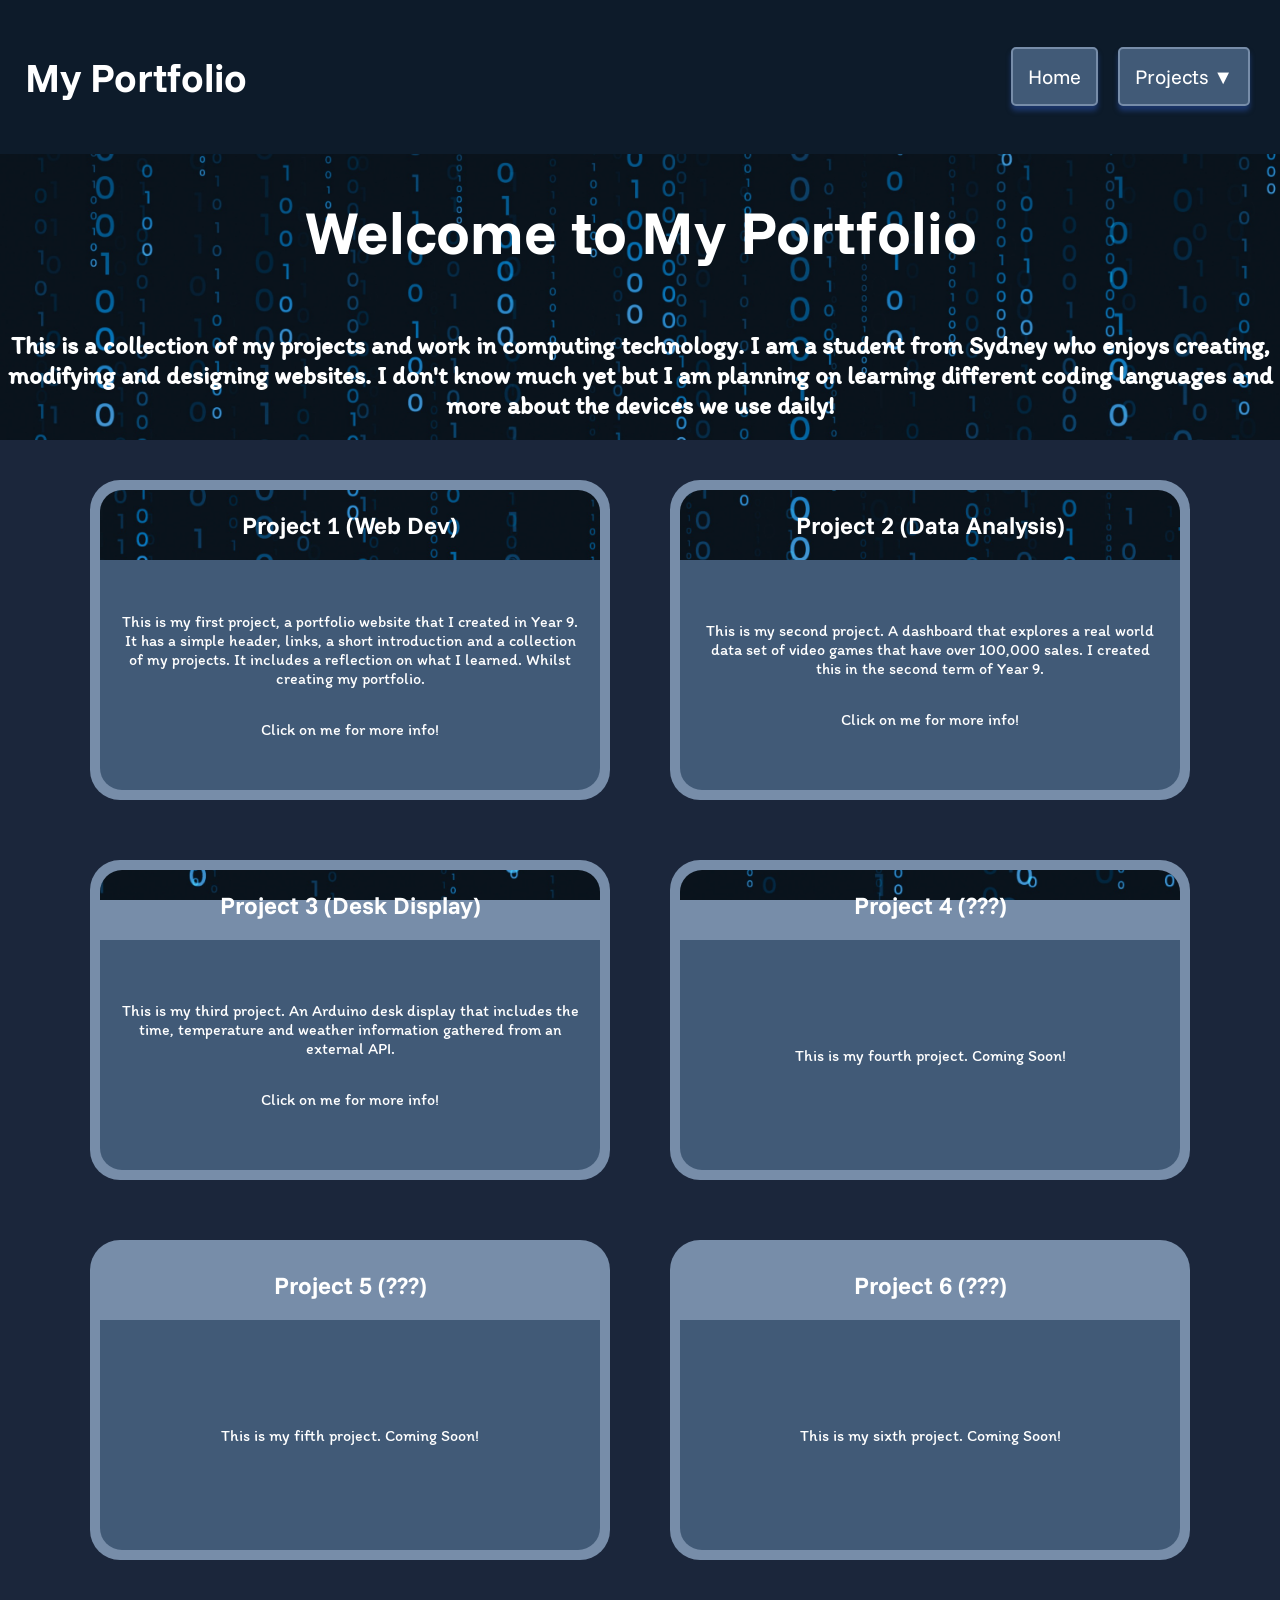
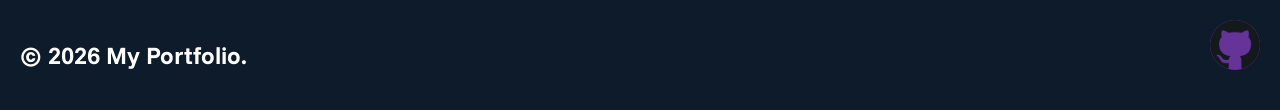
<file: index.html>
<!DOCTYPE html>
<html lang="en">

<head>
    <meta charset="UTF-8">
    <meta name="description"
        content="My Portfolio Website, that shows off my projects and work in computing technology.">
    <meta name="viewport" content="width=device-width, initial-scale=1.0">
    <title>CT Portfolio</title>
    <link rel="stylesheet" href="styles.css">
    <link rel="preconnect" href="https://fonts.googleapis.com">
    <link rel="preconnect" href="https://fonts.gstatic.com" crossorigin>
    <link href="https://fonts.googleapis.com/css2?family=Funnel+Sans:ital,wght@0,300..800;1,300..800&display=swap"
        rel="stylesheet">
    <link rel="preconnect" href="https://fonts.googleapis.com">
    <link rel="preconnect" href="https://fonts.gstatic.com" crossorigin>
    <link href="https://fonts.googleapis.com/css2?family=Itim&display=swap" rel="stylesheet">
    <link rel="icon" type="image/x-icon" href="favicon.jpg">
</head>

<body class="homepage">
    <header>
        <div class="header-container">
            <div class="header-left">
                <h1>My Portfolio</h1>
            </div>
            <nav class="header-links">
                <div class="home-page-container">
                    <a class="home-page" href="index.html">
                        <button class="home-page-button">Home</button>
                    </a>
                </div>
                <!--Note: I did use some AI to help me with the dropdown menu.-->
                <div class="header-dropdown">
                    <button class="dropdown-button">Projects ▼</button>
                    <div class="dropdown-links">
                        <a href="project-1-website.html">Project 1</a>
                        <a href="project-2-data_analysis.html">Project 2</a>
                        <a href="project-3-desk_display.html">Project 3</a>
                        <a href="project-4-website.html">Project 4</a>
                        <a href="project-5-website.html">Project 5</a>
                        <a href="project-6-website.html">Project 6</a>
                    </div>
                </div>
            </nav>
        </div>
    </header>
    <main>
        <div class="body">
            <div class="intro">
                <h1>Welcome to My Portfolio</h1>
                <h2>This is a collection of my projects and work in computing technology.
                    I am a student from Sydney who enjoys creating, modifying and designing websites.
                    I don't know much yet but I am planning on learning different coding languages and more about the
                    devices we use daily!</h2>
            </div>
            <div class="portfolio-cards">
                <a class="card-link" href="project-1-website.html">
                    <div class="project1-card-container">
                        <div class="project1-top">
                            <h2>Project 1 (Web Dev)</h2>
                        </div>
                        <div class="project1-bottom">
                            <p>This is my first project, a portfolio website that I created in Year 9. It has a simple
                                header, links, a short introduction and a collection of my projects. It includes a
                                reflection on what I learned. Whilst creating my portfolio.</p>
                            <p>Click on me for more info!</p>
                        </div>
                    </div>
                </a>
                <a class="card-link" href="project-2-data_analysis.html">
                    <div class="project2-card-container">
                        <div class="project2-top">
                            <h2>Project 2 (Data Analysis)</h2>
                        </div>
                        <div class="project2-bottom">
                            <p>This is my second project. A dashboard that explores a real world data set of video
                                games that have over 100,000 sales. I created this in the second term of Year 9.</p>
                            <p>Click on me for more info!</p>
                        </div>
                    </div>
                </a>
                <a class="card-link" href="project-3-desk_display.html">
                    <div class="project3-card-container">
                        <div class="project3-top">
                            <h2>Project 3 (Desk Display)</h2>
                        </div>
                        <div class="project3-bottom">
                            <p>This is my third project. An Arduino desk display that includes the time, temperature
                                and weather information gathered from an external API.</p>
                            <p>Click on me for more info!</p>
                        </div>
                    </div>
                </a>
                <a class="card-link" href="project-4-website.html">
                    <div class="project4-card-container">
                        <div class="project4-top">
                            <h2>Project 4 (???)</h2>
                        </div>
                        <div class="project4-bottom">
                            <p>This is my fourth project. Coming Soon!</p>
                        </div>
                    </div>
                </a>
                <a class="card-link" href="project-5-website.html">
                    <div class="project5-card-container">
                        <div class="project5-top">
                            <h2>Project 5 (???)</h2>
                        </div>
                        <div class="project5-bottom">
                            <p>This is my fifth project. Coming Soon!</p>
                        </div>
                    </div>
                </a>
                <a class="card-link" href="project-6-website.html">
                    <div class="project6-card-container">
                        <div class="project6-top">
                            <h2>Project 6 (???)</h2>
                        </div>
                        <div class="project6-bottom">
                            <p>This is my sixth project. Coming Soon!</p>
                        </div>
                    </div>
                </a>
            </div>
    </main>
    <footer>
        <div class="footer-container">
            <div class="footer-left">
                <h2>© 2026 My Portfolio.</h2>
            </div>
            <nav class="footer-links">
                <a href="https://github.com/kuku435"><img src="Octicons-mark-github.svg.png" alt="My GitHub Page"></a>
            </nav>
        </div>
    </footer>
</body>

</html>
</file>
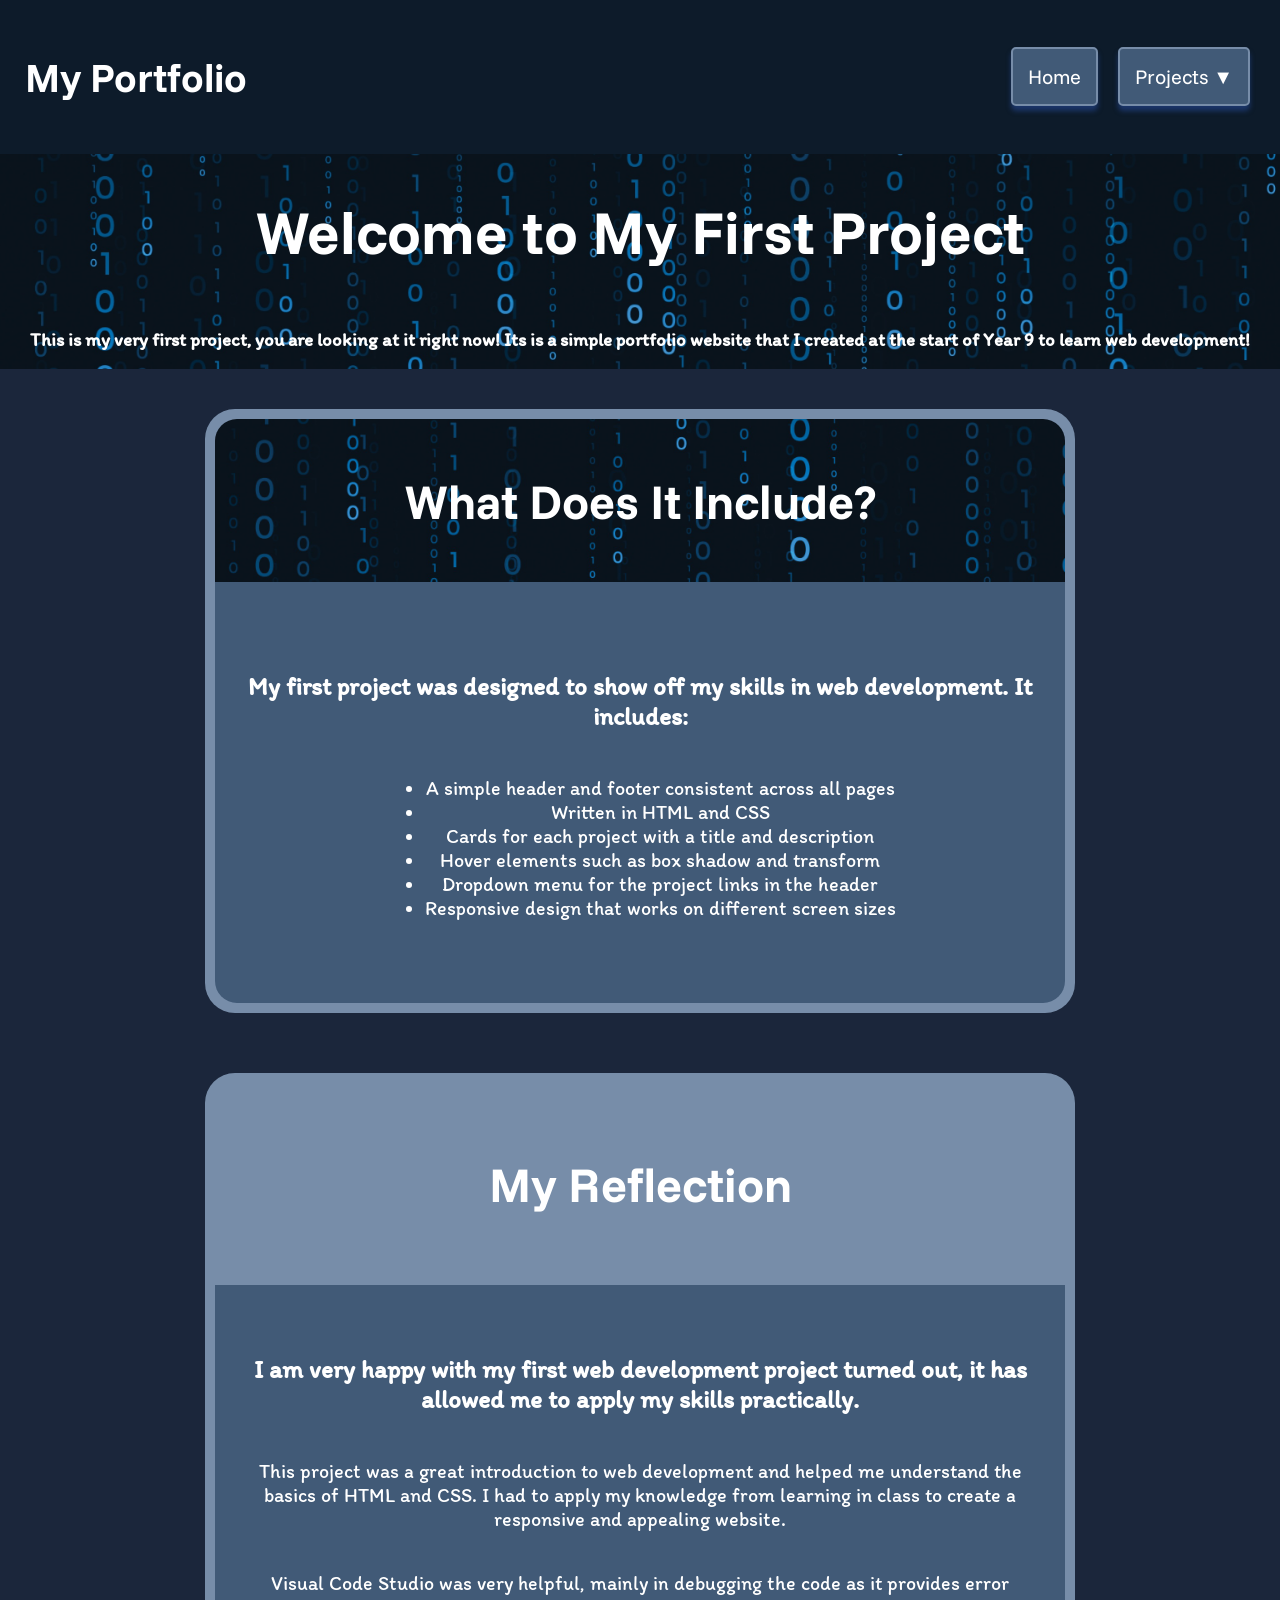
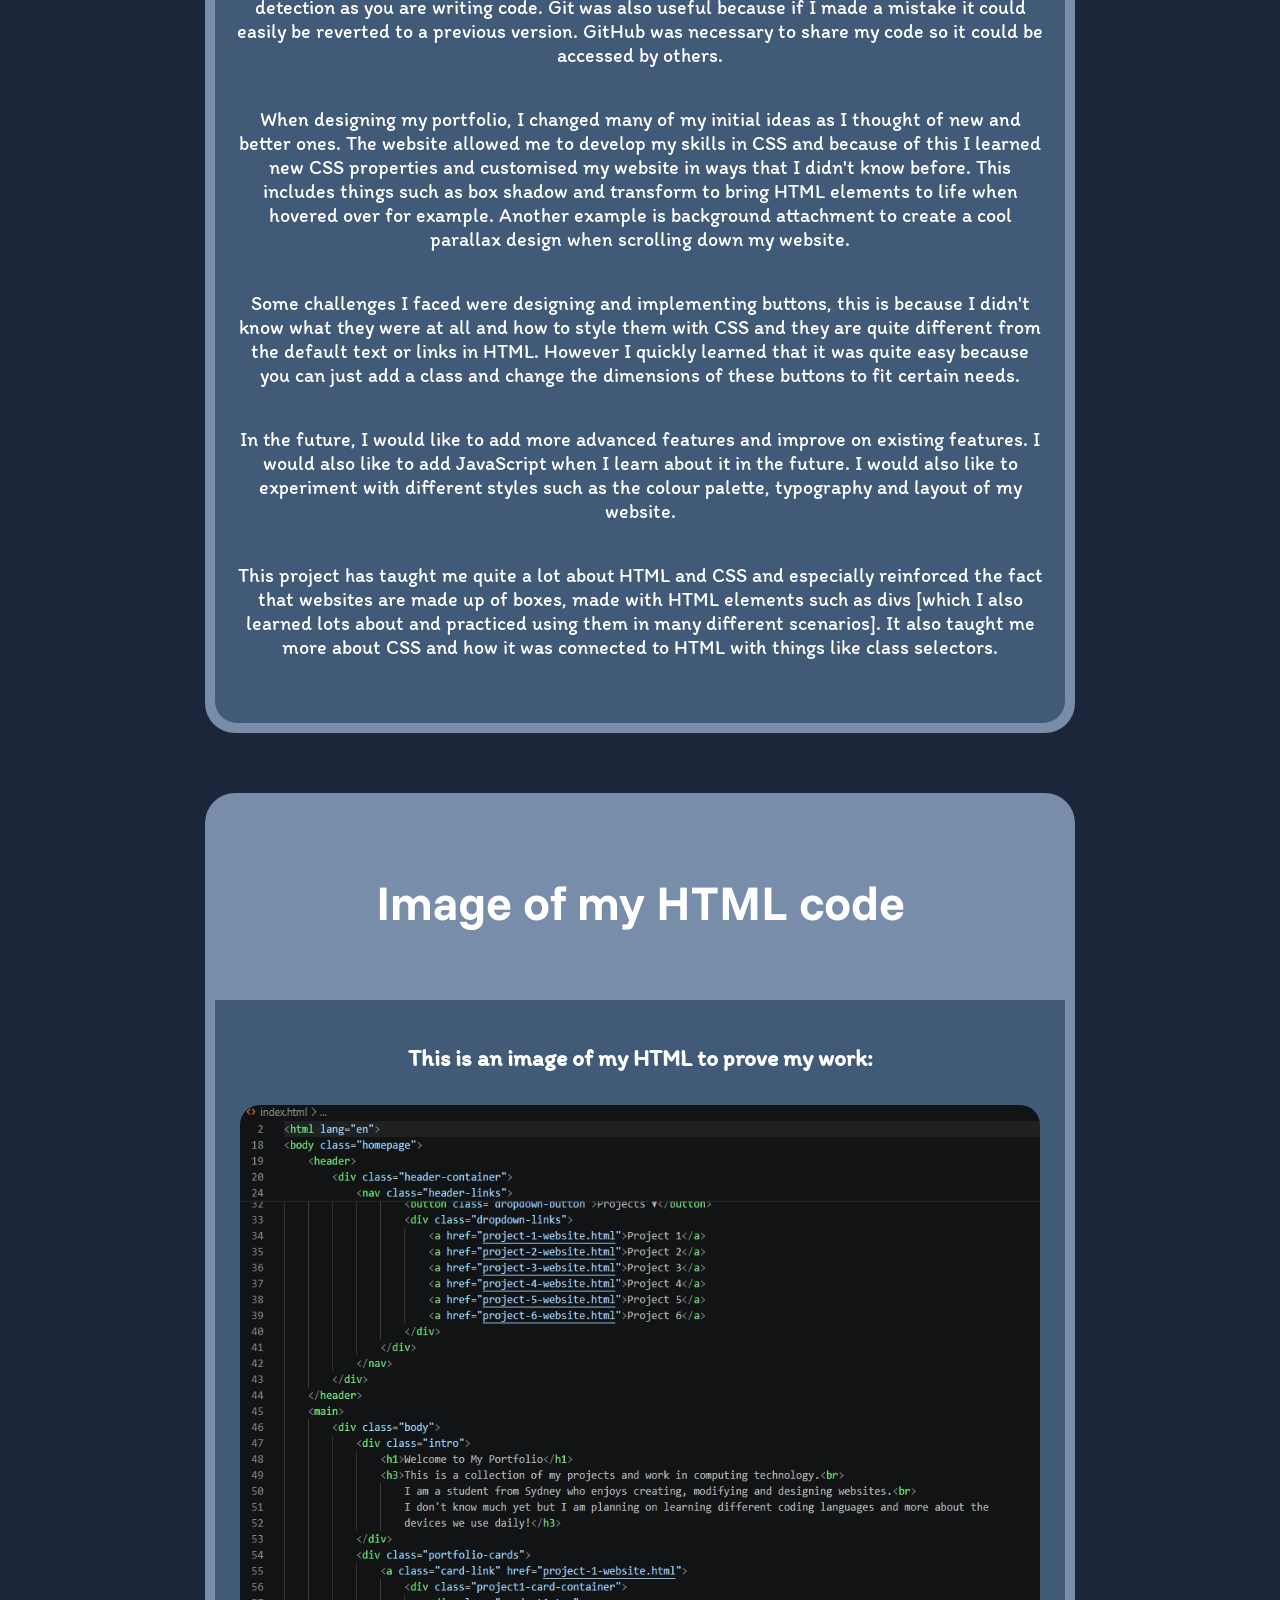
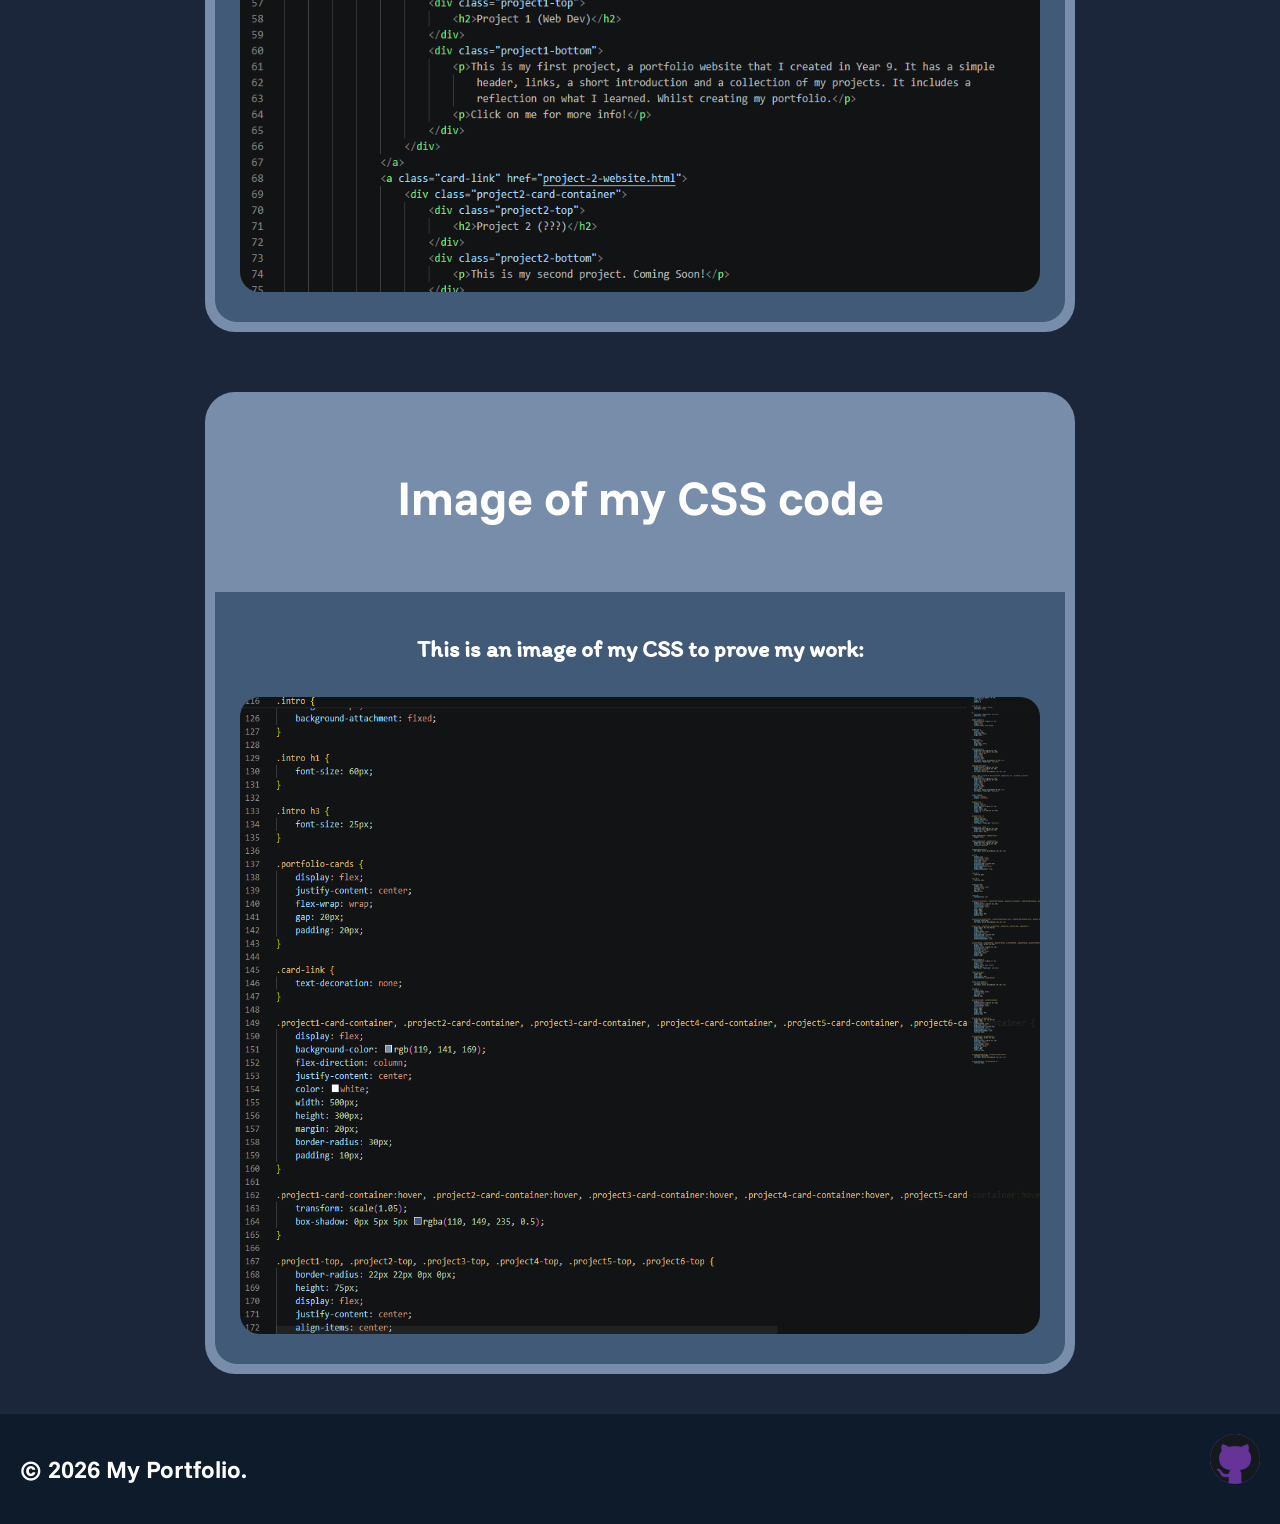
<file: project-1-website.html>
<!DOCTYPE html>
<html lang="en">

<head>
    <meta charset="UTF-8">
    <meta name="viewport" content="width=device-width, initial-scale=1.0">
    <meta name="description"
        content="My Portfolio Website, that shows off my projects and work in computing technology.">
    <title>Project 1</title>
    <link rel="stylesheet" href="styles.css">
    <link rel="preconnect" href="https://fonts.googleapis.com">
    <link rel="preconnect" href="https://fonts.gstatic.com" crossorigin>
    <link href="https://fonts.googleapis.com/css2?family=Funnel+Sans:ital,wght@0,300..800;1,300..800&display=swap"
        rel="stylesheet">
    <link rel="preconnect" href="https://fonts.googleapis.com">
    <link rel="preconnect" href="https://fonts.gstatic.com" crossorigin>
    <link href="https://fonts.googleapis.com/css2?family=Itim&display=swap" rel="stylesheet">
    <link rel="icon" type="image/x-icon" href="favicon.jpg">
</head>

<body class="project-1">
    <header>
        <div class="header-container">
            <div class="header-left">
                <h1>My Portfolio</h1>
            </div>
            <nav class="header-links">
                <div class="home-page-container">
                    <a class="home-page" href="index.html">
                        <button class="home-page-button">Home</button>
                    </a>
                </div>
                <!--Note: I did use some AI to help me with the dropdown menu.-->
                <div class="header-dropdown">
                    <button class="dropdown-button">Projects ▼</button>
                    <div class="dropdown-links">
                        <a href="project-1-website.html">Project 1</a>
                        <a href="project-2-data_analysis.html">Project 2</a>
                        <a href="project-3-desk_display.html">Project 3</a>
                        <a href="project-4-website.html">Project 4</a>
                        <a href="project-5-website.html">Project 5</a>
                        <a href="project-6-website.html">Project 6</a>
                    </div>
                </div>
            </nav>
        </div>
    </header>
    <main>
        <div class="intro">
            <h1>Welcome to My First Project</h1>
            <h3>This is my very first project, you are looking at it right now! Its is a simple portfolio website that I
                created at the start of Year 9 to learn web development!</h3>
        </div>
        <div class="p1-cards">
            <div class="p1-card1-container">
                <div class="p1-card1-top">
                    <h1>What Does It Include?</h1>
                </div>
                <div class="p1-card1-bottom">
                    <h3>My first project was designed to show off my skills in web development. It includes:</h3>
                    <ul>
                        <li>A simple header and footer consistent across all pages</li>
                        <li>Written in HTML and CSS</li>
                        <li>Cards for each project with a title and description</li>
                        <li>Hover elements such as box shadow and transform</li>
                        <li>Dropdown menu for the project links in the header</li>
                        <li>Responsive design that works on different screen sizes</li>
                    </ul>
                </div>
            </div>
            <div class="p1-card2-container">
                <div class="p1-card2-top">
                    <h1>My Reflection</h1>
                </div>
                <div class="p1-card2-bottom">
                    <h3>I am very happy with my first web development project turned out, it has allowed me to apply my
                        skills practically.</h3>
                    <p>This project was a great introduction to web development and helped me understand the basics of
                        HTML and CSS. I had to apply my knowledge from learning in class to create a responsive and
                        appealing website.</p>
                    <p>Visual Code Studio was very helpful, mainly in debugging the code as it provides error detection
                        as you are writing code. Git was also useful because if I made a mistake it could easily be
                        reverted to a previous version. GitHub was necessary to share my code so it could be accessed by
                        others.</p>
                    <p>When designing my portfolio, I changed many of my initial ideas as I thought of new and better
                        ones. The website allowed me to develop my skills in CSS and because of this I learned new CSS
                        properties and customised my website in ways that I didn't know before. This includes things
                        such as box shadow and transform to bring HTML elements to life when hovered over for example.
                        Another example is background attachment to create a cool parallax design when scrolling down my
                        website.</p>
                    <p>Some challenges I faced were designing and implementing buttons, this is because I didn't know
                        what they were at all and how to style them with CSS and they are quite different from the
                        default text or links in HTML. However I quickly learned that it was quite easy because you can
                        just add a class and change the dimensions of these buttons to fit certain needs.</p>
                    <p>In the future, I would like to add more advanced features and improve on existing features. I
                        would also like to add JavaScript when I learn about it in the future. I would also like to
                        experiment with different styles such as the colour palette, typography and layout of my
                        website.</p>
                    <p>This project has taught me quite a lot about HTML and CSS and especially reinforced the fact that
                        websites are made up of boxes, made with HTML elements such as divs &lsqb;which I also learned
                        lots about and practiced using them in many different scenarios&rsqb;. It also taught me more
                        about CSS and how it was connected to HTML with things like class selectors.</p>
                </div>
            </div>
            <div class="p1-card3-container">
                <div class="p1-card3-top">
                    <h1>Image of my HTML code</h1>
                </div>
                <div class="p1-card3-bottom">
                    <h3>This is an image of my HTML to prove my work:</h3>
                    <img class="code-imagep1-html" src="Project1Code.png" alt="Image of my HTML code">
                </div>
            </div>
            <div class="p1-card4-container">
                <div class="p1-card4-top">
                    <h1>Image of my CSS code</h1>
                </div>
                <div class="p1-card4-bottom">
                    <h3>This is an image of my CSS to prove my work:</h3>
                    <img class="code-imagep1-css" src="Project1Code(CSS).png" alt="Image of my CSS code">
                </div>
            </div>
        </div>
    </main>
    <footer>
        <div class="footer-container">
            <div class="footer-left">
                <h2>© 2026 My Portfolio.</h2>
            </div>
            <nav class="footer-links">
                <a href="https://github.com/kuku435"><img src="Octicons-mark-github.svg.png" alt="My GitHub Page"></a>
            </nav>
        </div>
    </footer>
</body>

</html>
</file>
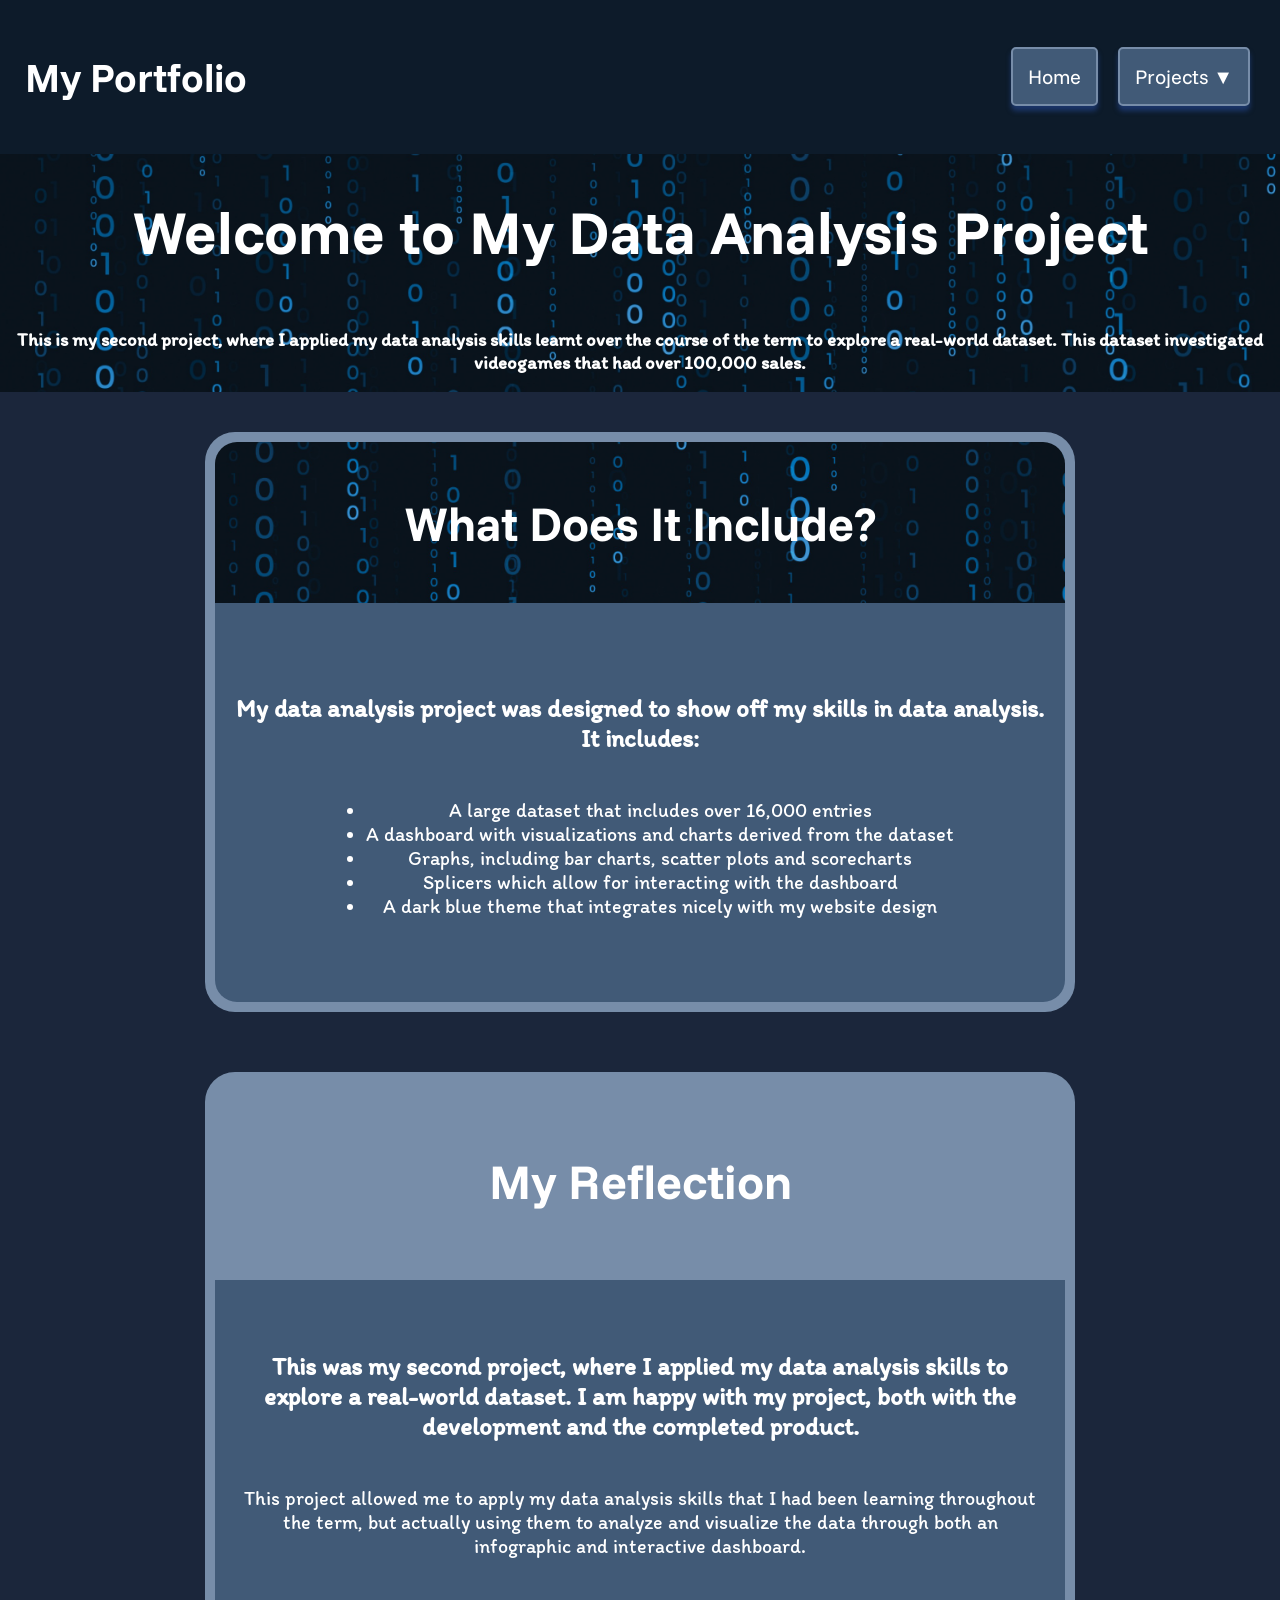
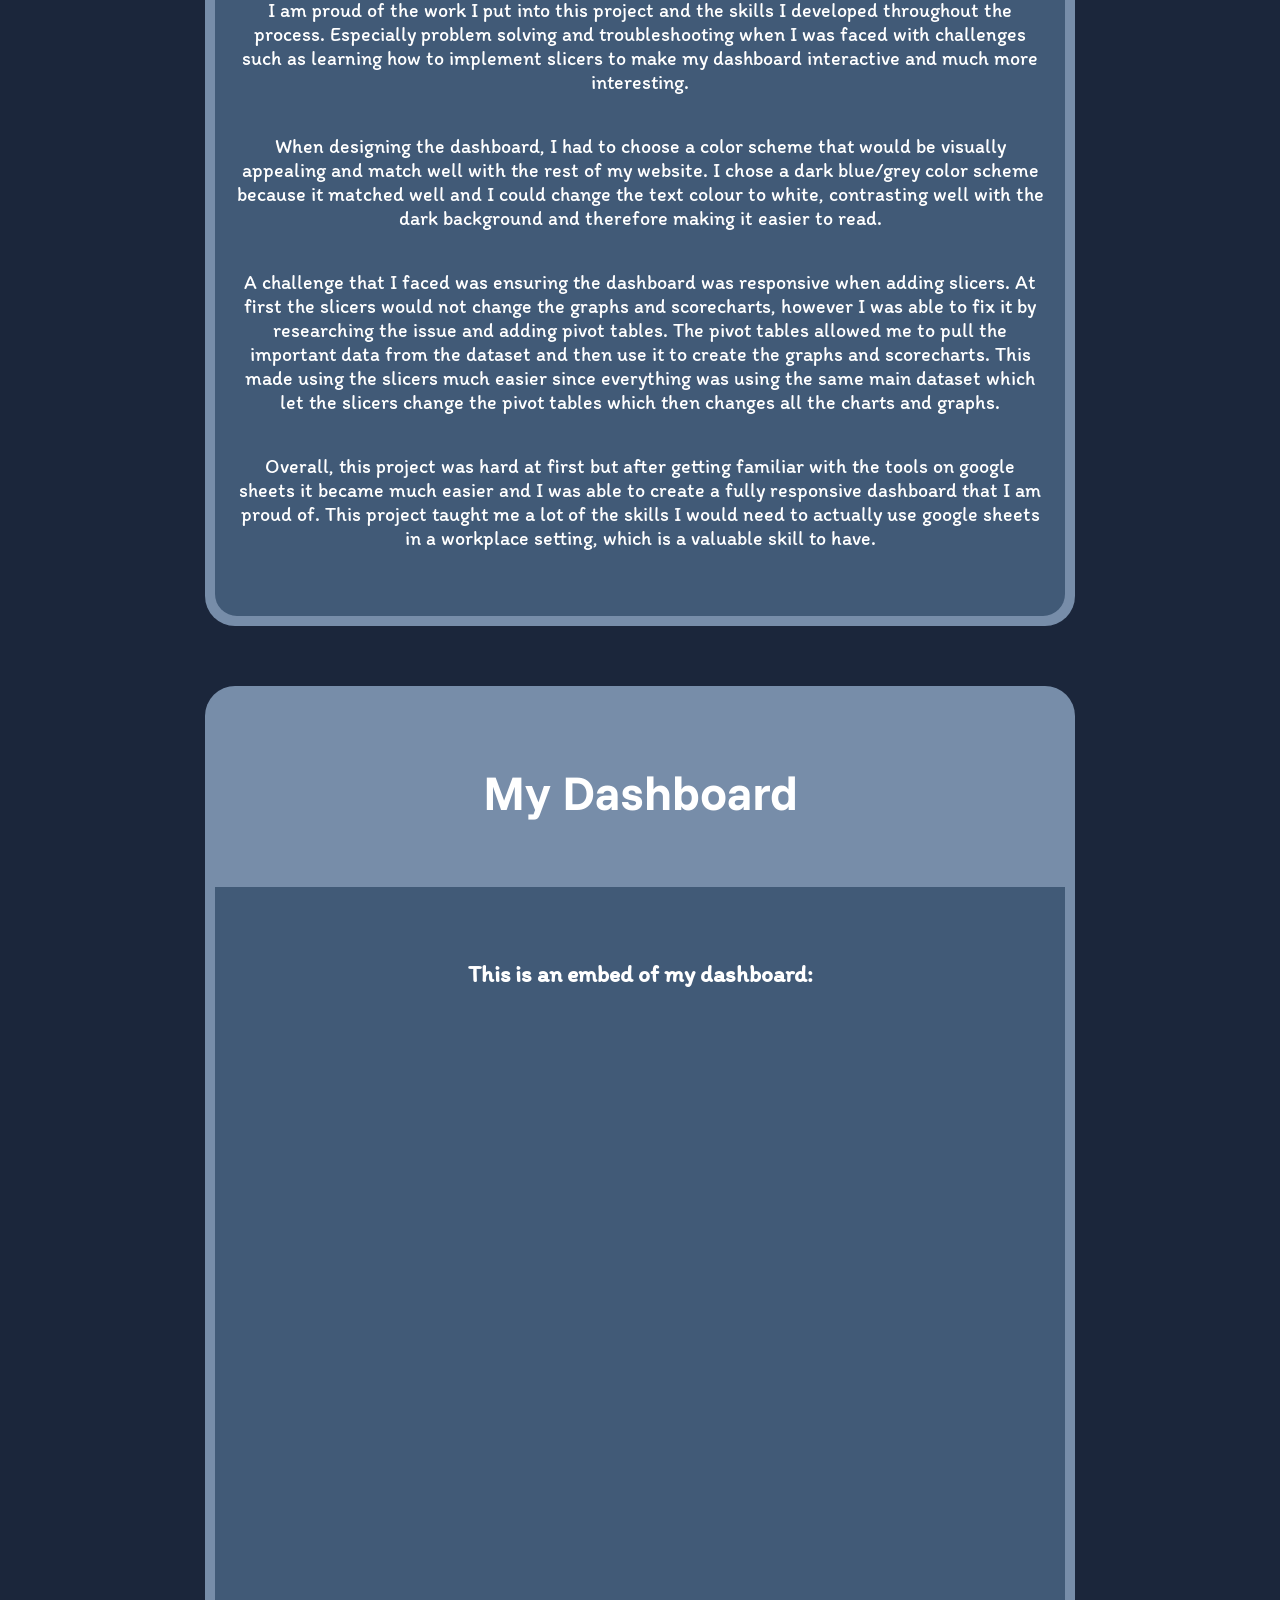
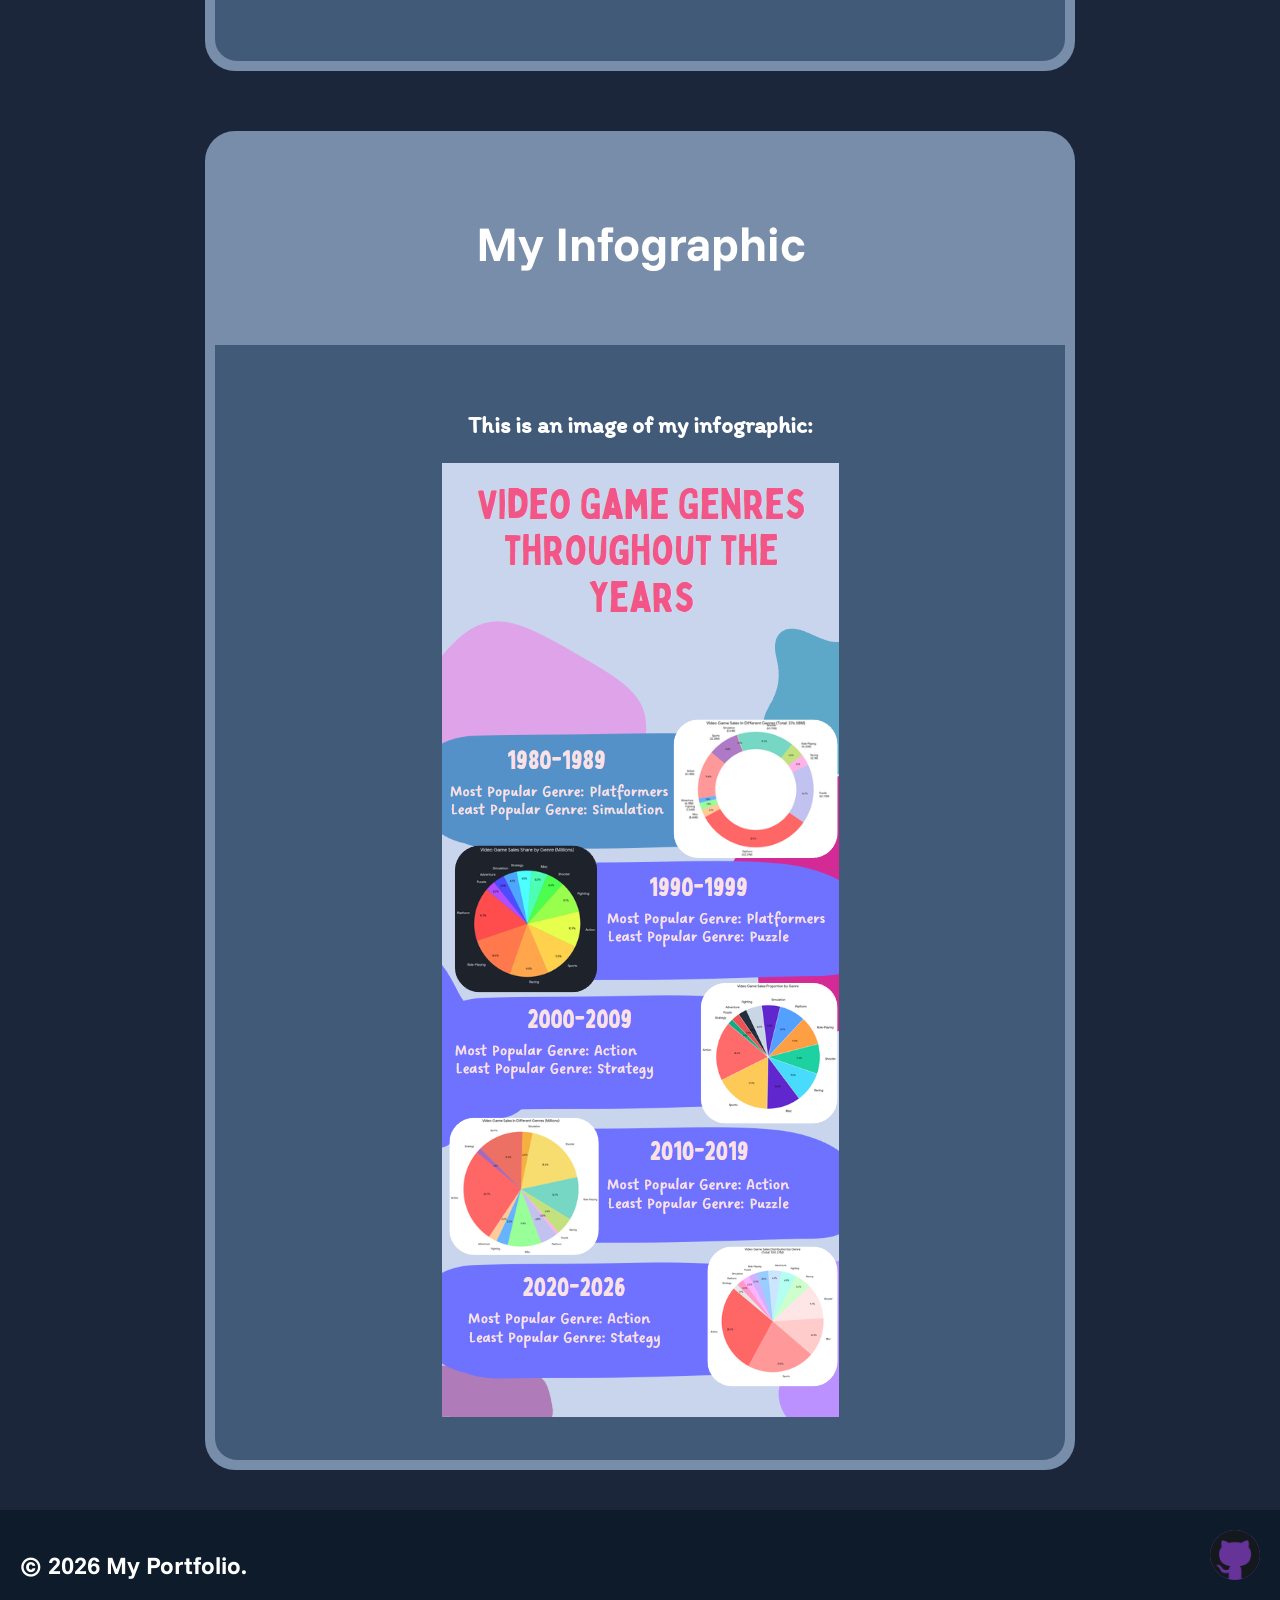
<file: project-2-data_analysis.html>
<!DOCTYPE html>
<html lang="en">

<head>
    <meta charset="UTF-8">
    <meta name="viewport" content="width=device-width, initial-scale=1.0">
    <meta name="description"
        content="A section of my website that shows off my data analysis skills and a project I completed.">
    <title>Project 2</title>
    <link rel="stylesheet" href="styles.css">
    <link rel="preconnect" href="https://fonts.googleapis.com">
    <link rel="preconnect" href="https://fonts.gstatic.com" crossorigin>
    <link href="https://fonts.googleapis.com/css2?family=Funnel+Sans:ital,wght@0,300..800;1,300..800&display=swap"
        rel="stylesheet">
    <link rel="preconnect" href="https://fonts.googleapis.com">
    <link rel="preconnect" href="https://fonts.gstatic.com" crossorigin>
    <link href="https://fonts.googleapis.com/css2?family=Itim&display=swap" rel="stylesheet">
    <link rel="icon" type="image/x-icon" href="favicon.jpg">
</head>

<body class="project-2">
    <header>
        <div class="header-container">
            <div class="header-left">
                <h1>My Portfolio</h1>
            </div>
            <nav class="header-links">
                <div class="home-page-container">
                    <a class="home-page" href="index.html">
                        <button class="home-page-button">Home</button>
                    </a>
                </div>
                <!--Note: I did use some AI to help me with the dropdown menu.-->
                <div class="header-dropdown">
                    <button class="dropdown-button">Projects ▼</button>
                    <div class="dropdown-links">
                        <a href="project-1-website.html">Project 1</a>
                        <a href="project-2-data_analysis.html">Project 2</a>
                        <a href="project-3-desk_display.html">Project 3</a>
                        <a href="project-4-website.html">Project 4</a>
                        <a href="project-5-website.html">Project 5</a>
                        <a href="project-6-website.html">Project 6</a>
                    </div>
                </div>
            </nav>
        </div>
    </header>
    <main>
        <div class="intro">
            <h1>Welcome to My Data Analysis Project</h1>
            <h3>This is my second project, where I applied my data analysis skills learnt over the course of the term to
                explore a real-world dataset. This dataset investigated videogames that had over 100,000 sales.</h3>
        </div>
        <div class="p2-cards">
            <div class="p2-card1-container">
                <div class="p2-card1-top">
                    <h1>What Does It Include?</h1>
                </div>
                <div class="p2-card1-bottom">
                    <h3>My data analysis project was designed to show off my skills in data analysis. It includes:</h3>
                    <ul>
                        <li>A large dataset that includes over 16,000 entries</li>
                        <li>A dashboard with visualizations and charts derived from the dataset</li>
                        <li>Graphs, including bar charts, scatter plots and scorecharts</li>
                        <li>Splicers which allow for interacting with the dashboard</li>
                        <li>A dark blue theme that integrates nicely with my website design</li>
                    </ul>
                </div>
            </div>
            <div class="p2-card2-container">
                <div class="p2-card2-top">
                    <h1>My Reflection</h1>
                </div>
                <div class="p2-card2-bottom">
                    <h3>This was my second project, where I applied my data analysis skills to explore a real-world
                        dataset. I am happy with my project, both with the development and the completed product.
                    </h3>
                    <p>This project allowed me to apply my data analysis skills that I had been learning throughout the
                        term, but actually using them to analyze and visualize the data through both an infographic and
                        interactive dashboard.</p>
                    <p>I am proud of the work I put into this project and the skills I developed throughout the process.
                        Especially problem solving and troubleshooting when I was faced with challenges such as learning
                        how to implement slicers to make my dashboard interactive and much more interesting.
                    </p>
                    <p>When designing the dashboard, I had to choose a color scheme that would be visually appealing
                        and match well with the rest of my website. I chose a dark blue/grey color scheme because it
                        matched well and I could change the text colour to white, contrasting well with the dark
                        background and therefore making it easier to read.
                    </p>
                    <p>A challenge that I faced was ensuring the dashboard was responsive when adding slicers.
                        At first the slicers would not change the graphs and scorecharts, however I was able to fix it
                        by researching the issue and adding pivot tables. The pivot tables allowed me to pull the
                        important data from the dataset and then use it to create the graphs and scorecharts.
                        This made using the slicers much easier since everything was using the same main dataset
                        which let the slicers change the pivot tables which then changes all the charts and graphs.
                    </p>
                    <p>Overall, this project was hard at first but after getting familiar with the tools on google
                        sheets it became much easier and I was able to create a fully responsive dashboard that I am
                        proud of. This project taught me a lot of the skills I would need to actually use google
                        sheets in a workplace setting, which is a valuable skill to have.
                    </p>
                </div>
            </div>
            <div class="p2-card3-container">
                <div class="p2-card3-top">
                    <h1>My Dashboard</h1>
                </div>
                <div class="p2-card3-bottom">
                    <h3>This is an embed of my dashboard:</h3>
                    <iframe
                        src="https://docs.google.com/spreadsheets/d/e/2PACX-1vT6vSH55mHuVLXoAke7xDsj-YIKM8gA3LFshl4kkDER64gdS6KZjj4gL_j1vx_wKl1rXayC3JryJvCM/pubhtml?gid=1389937746&amp;single=true&amp;widget=true&amp;headers=false"
                        class="dashboard-embed" alt="An embeded version of my dashboard"></iframe>
                </div>
            </div>
            <div class="p2-card4-container">
                <div class="p2-card4-top">
                    <h1>My Infographic</h1>
                </div>
                <div class="p2-card4-bottom">
                    <h3>This is an image of my infographic:</h3>
                    <img class="code-imagep2-infographic" src="InfographicP2.png" alt="Image of my infographic">
                </div>
            </div>
        </div>
    </main>
    <footer>
        <div class="footer-container">
            <div class="footer-left">
                <h2>© 2026 My Portfolio.</h2>
            </div>
            <nav class="footer-links">
                <a href="https://github.com/kuku435"><img src="Octicons-mark-github.svg.png" alt="My GitHub Page"></a>
            </nav>
        </div>
    </footer>
</body>

</html>
</file>
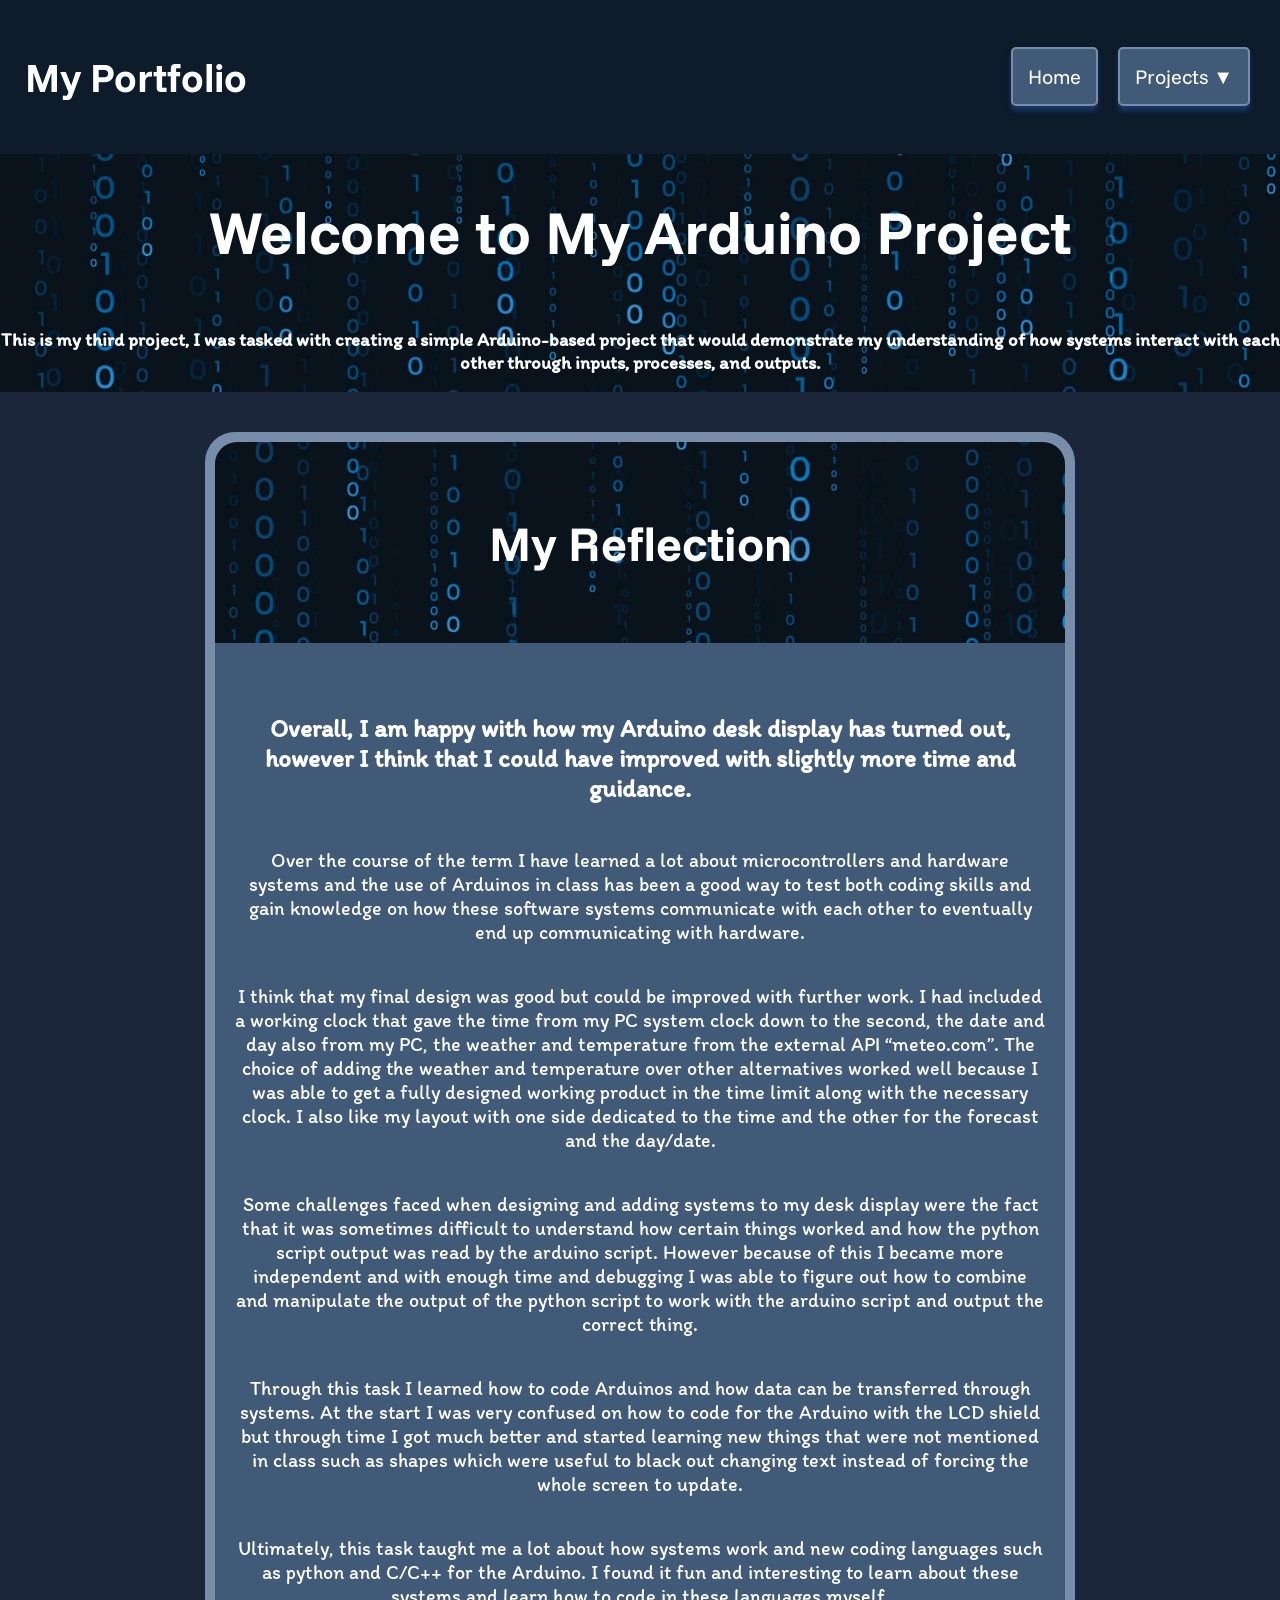
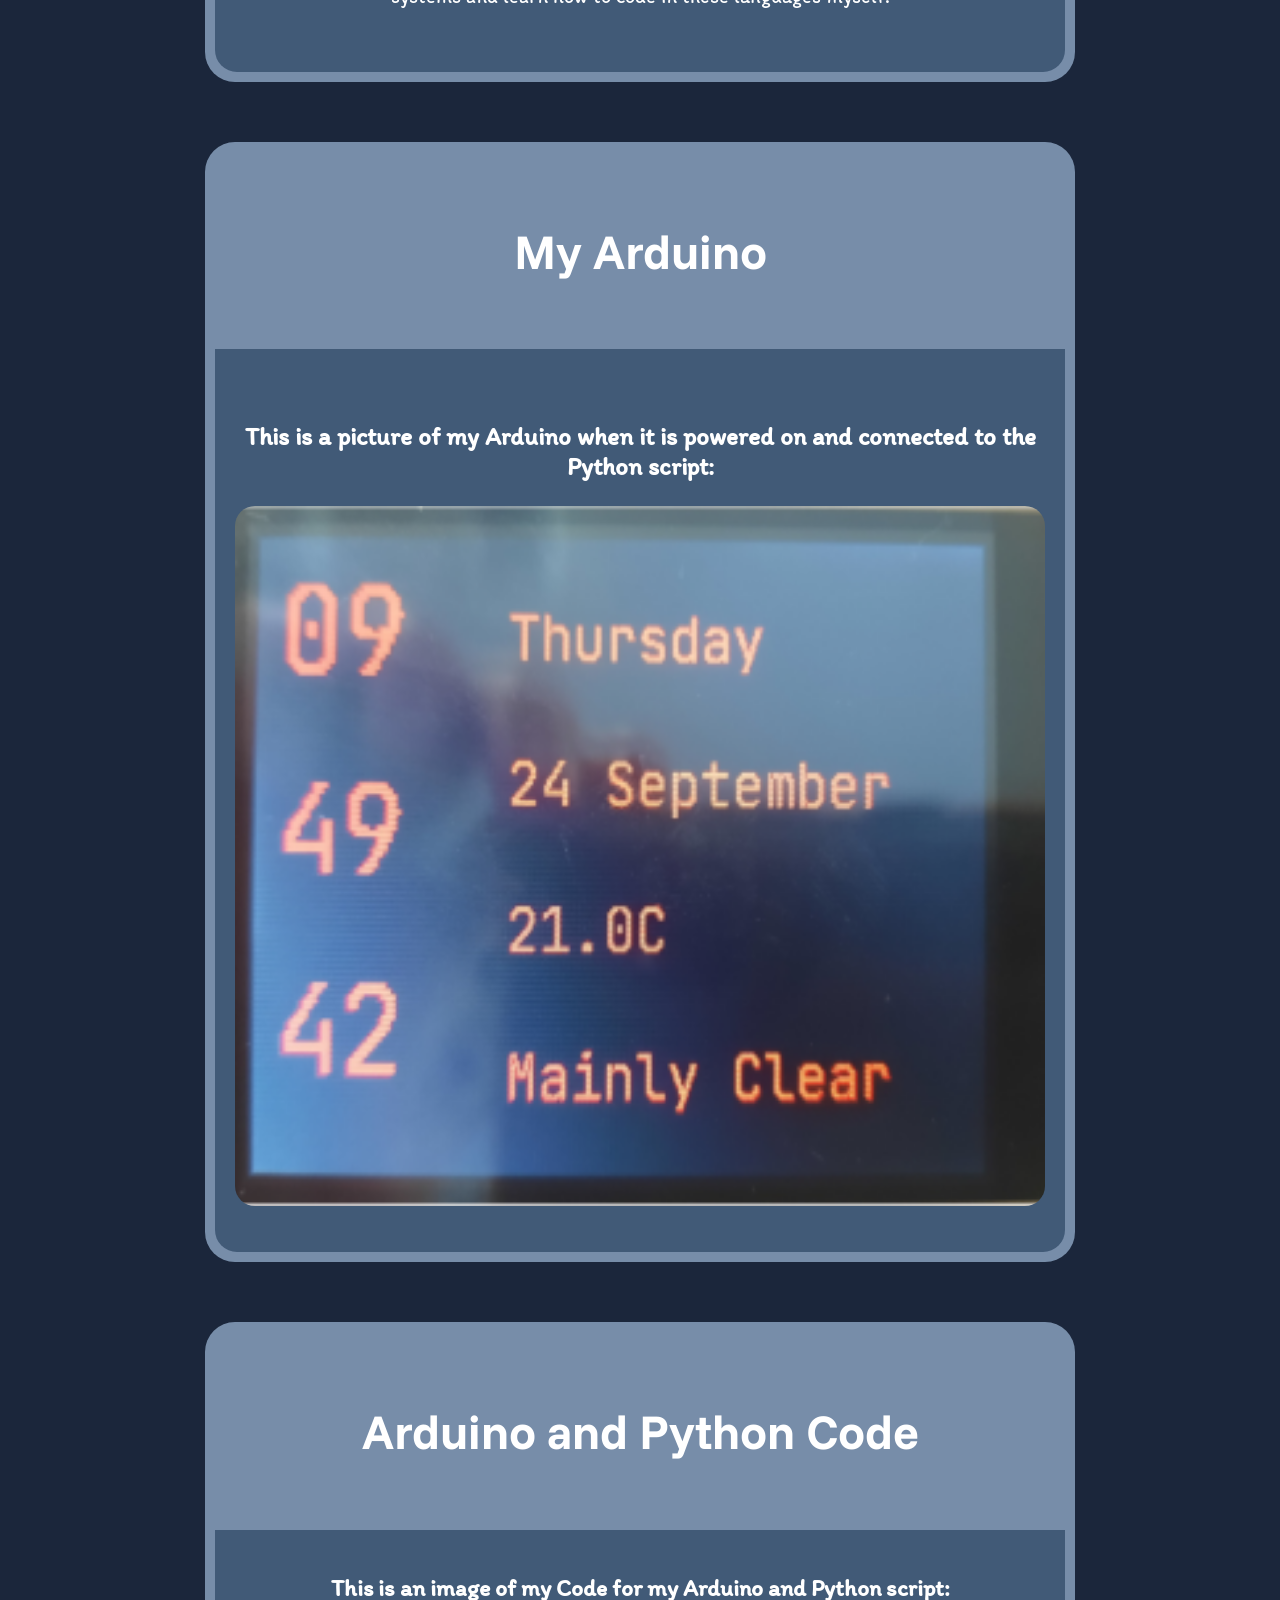
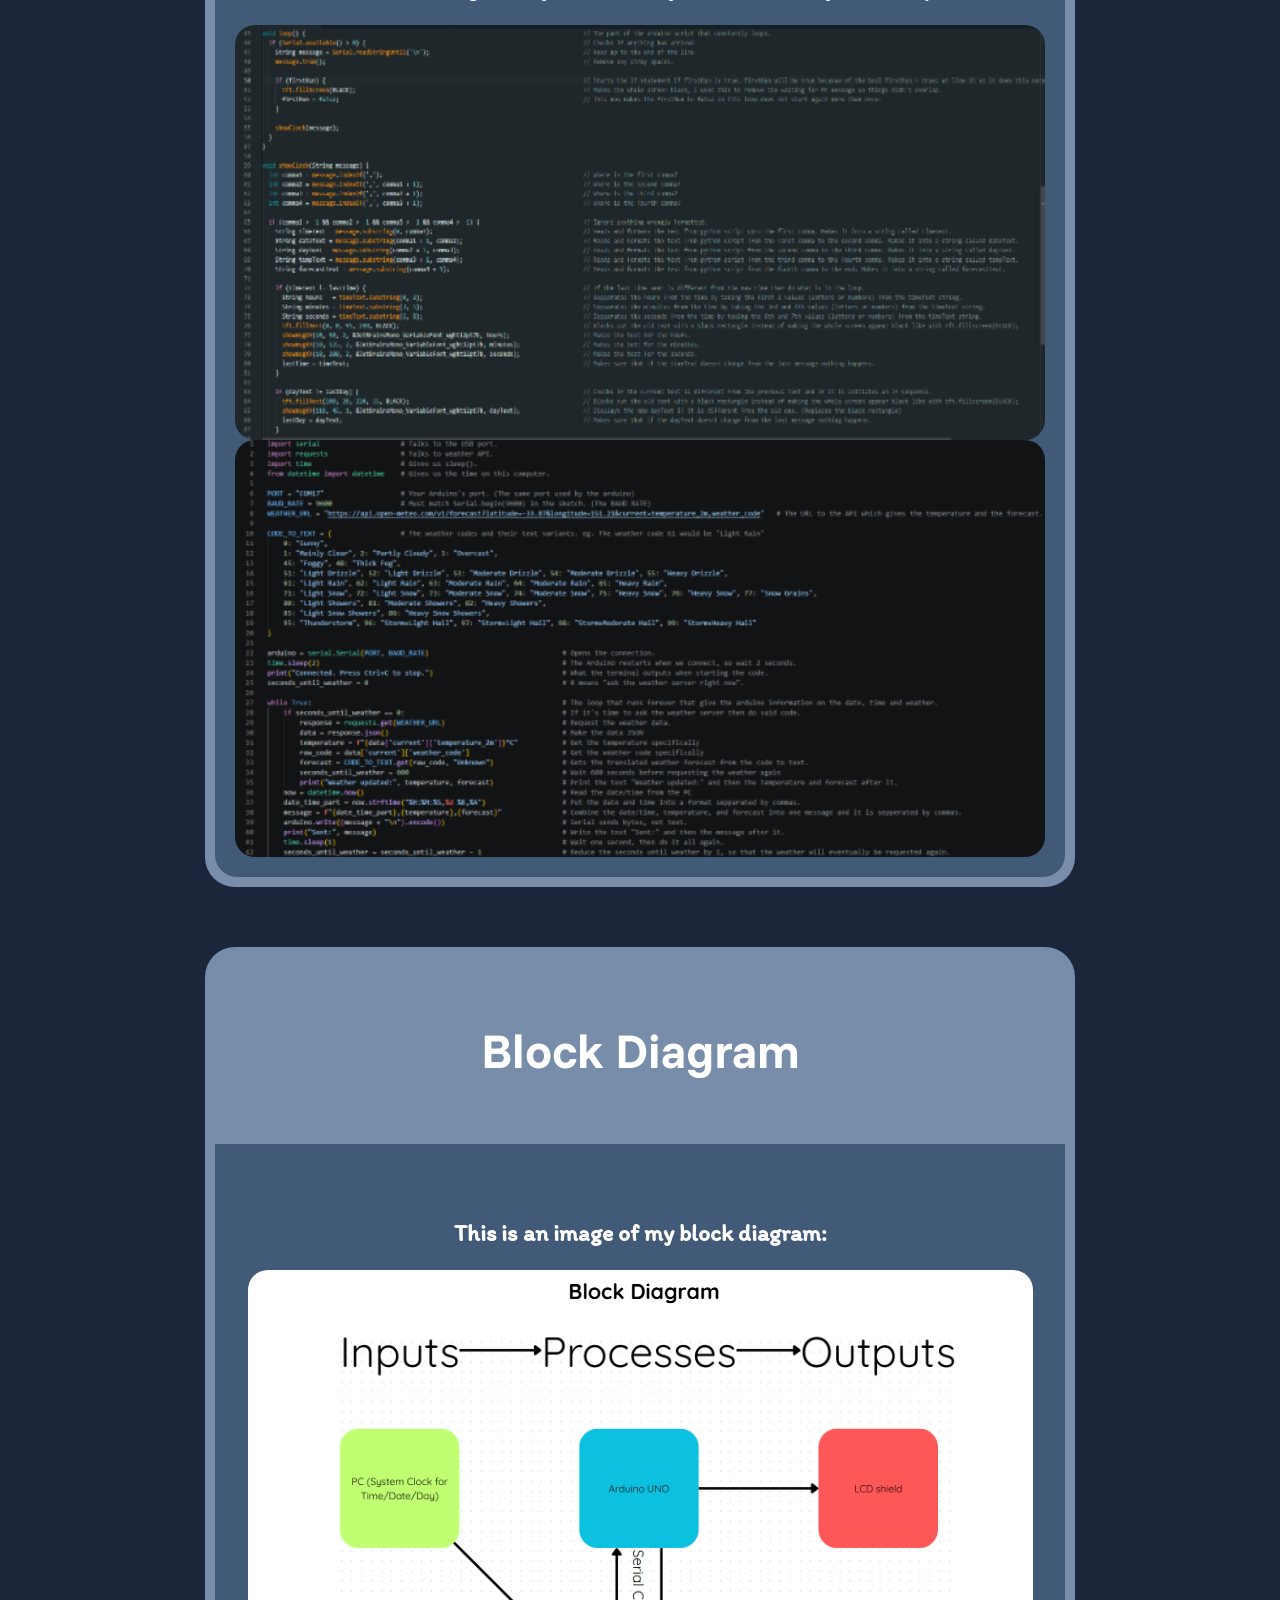
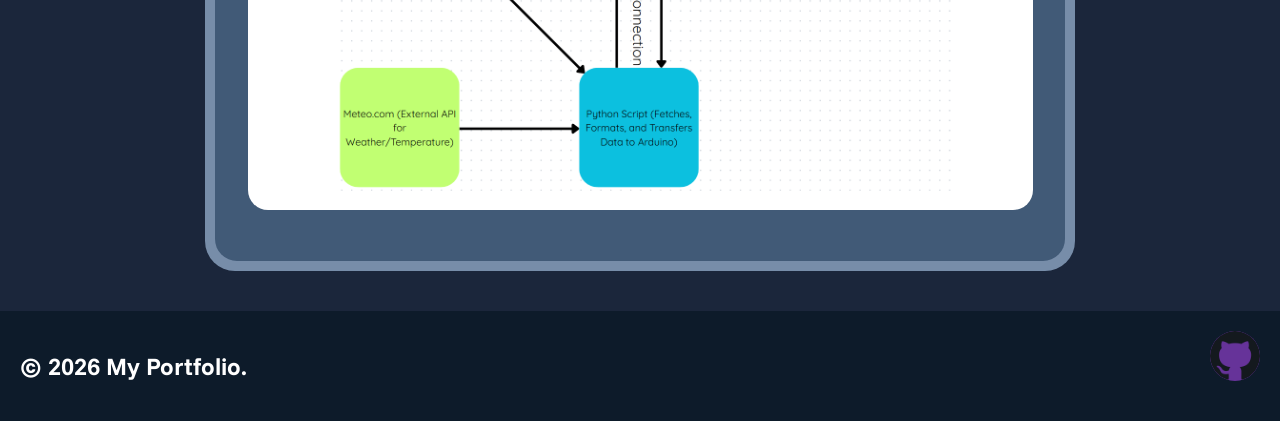
<file: project-3-desk_display.html>
<!DOCTYPE html>
<html lang="en">

<head>
    <meta charset="UTF-8">
    <meta name="viewport" content="width=device-width, initial-scale=1.0">
    <meta name="description"
        content="My Portfolio Website, that shows off my projects and work in computing technology.">
    <title>Project 1</title>
    <link rel="stylesheet" href="styles.css">
    <link rel="preconnect" href="https://fonts.googleapis.com">
    <link rel="preconnect" href="https://fonts.gstatic.com" crossorigin>
    <link href="https://fonts.googleapis.com/css2?family=Funnel+Sans:ital,wght@0,300..800;1,300..800&display=swap"
        rel="stylesheet">
    <link rel="preconnect" href="https://fonts.googleapis.com">
    <link rel="preconnect" href="https://fonts.gstatic.com" crossorigin>
    <link href="https://fonts.googleapis.com/css2?family=Itim&display=swap" rel="stylesheet">
    <link rel="icon" type="image/x-icon" href="favicon.jpg">
</head>

<body class="project-1">
    <header>
        <div class="header-container">
            <div class="header-left">
                <h1>My Portfolio</h1>
            </div>
            <nav class="header-links">
                <div class="home-page-container">
                    <a class="home-page" href="index.html">
                        <button class="home-page-button">Home</button>
                    </a>
                </div>
                <!--Note: I did use some AI to help me with the dropdown menu.-->
                <div class="header-dropdown">
                    <button class="dropdown-button">Projects ▼</button>
                    <div class="dropdown-links">
                        <a href="project-1-website.html">Project 1</a>
                        <a href="project-2-data_analysis.html">Project 2</a>
                        <a href="project-3-desk_display.html">Project 3</a>
                        <a href="project-4-website.html">Project 4</a>
                        <a href="project-5-website.html">Project 5</a>
                        <a href="project-6-website.html">Project 6</a>
                    </div>
                </div>
            </nav>
        </div>
    </header>
    <main>
        <div class="intro">
            <h1>Welcome to My Arduino Project</h1>
            <h3>This is my third project, I was tasked with creating a simple Arduino-based project that would
                demonstrate my understanding of
                how systems interact with each other through inputs, processes, and outputs.</h3>
        </div>
        <div class="p3-cards">
            <div class="p3-card1-container">
                <div class="p3-card1-top">
                    <h1>My Reflection</h1>
                </div>
                <div class="p3-card1-bottom">
                    <h3>Overall, I am happy with how my Arduino desk display has turned out, however I think that I
                        could have improved with
                        slightly more time and guidance.</h3>
                    <p>Over the course of the term I have learned a lot about microcontrollers and hardware systems and
                        the use of Arduinos in
                        class has been a good way to test both coding skills and gain knowledge on how these software
                        systems communicate with
                        each other to eventually end up communicating with hardware.</p>
                    <p>I think that my final design was good but could be improved with further work. I had included a
                        working clock that gave
                        the time from my PC system clock down to the second, the date and day also from my PC, the
                        weather and temperature from
                        the external API “meteo.com”. The choice of adding the weather and temperature over other
                        alternatives worked well
                        because I was able to get a fully designed working product in the time limit along with the
                        necessary clock. I also like
                        my layout with one side dedicated to the time and the other for the forecast and the day/date.
                    </p>
                    <p>Some challenges faced when designing and adding systems to my desk display were the fact that it
                        was sometimes difficult
                        to understand how certain things worked and how the python script output was read by the arduino
                        script. However because
                        of this I became more independent and with enough time and debugging I was able to figure out
                        how to combine and
                        manipulate the output of the python script to work with the arduino script and output the
                        correct thing.</p>
                    <p>Through this task I learned how to code Arduinos and how data can be transferred through systems.
                        At the start I was
                        very confused on how to code for the Arduino with the LCD shield but through time I got much
                        better and started learning
                        new things that were not mentioned in class such as shapes which were useful to black out
                        changing text instead of
                        forcing the whole screen to update.</p>
                    <p>Ultimately, this task taught me a lot about how systems work and new coding languages such as
                        python and C/C++ for the
                        Arduino. I found it fun and interesting to learn about these systems and learn how to code in
                        these languages myself.</p>
                </div>
            </div>
            <div class="p3-card2-container">
                <div class="p3-card2-top">
                    <h1>My Arduino</h1>
                </div>
                <div class="p3-card2-bottom">
                    <h3>This is a picture of my Arduino when it is powered on and connected to the Python script:</h3>
                    <img class="arduino-image" src="ArduinoDeskDisplay.png" alt="Image of my Arduino desk display">
                </div>
            </div>
            <div class="p3-card3-container">
                <div class="p3-card3-top">
                    <h1>Arduino and Python Code</h1>
                </div>
                <div class="p3-card3-bottom">
                    <h3>This is an image of my Code for my Arduino and Python script:</h3>
                    <img class="arduino-ide-code" src="ArduinoIDECode.png" alt="Image of my Arduino IDE code">
                    <img class="python-script-p3" src="PythonCodeP3.png" alt="Image of my Python code">
                </div>
            </div>
            <div class="p3-card4-container">
                <div class="p3-card4-top">
                    <h1>Block Diagram</h1>
                </div>
                <div class="p3-card4-bottom">
                    <h3>This is an image of my block diagram:</h3>
                    <img class="block-diagram" src="BlockDiagram.png" alt="Image of my block diagram">
                </div>
            </div>
        </div>
    </main>
    <footer>
        <div class="footer-container">
            <div class="footer-left">
                <h2>© 2026 My Portfolio.</h2>
            </div>
            <nav class="footer-links">
                <a href="https://github.com/kuku435"><img src="Octicons-mark-github.svg.png" alt="My GitHub Page"></a>
            </nav>
        </div>
    </footer>
</body>

</html>
</file>
<file: styles.css>
body {
    background-color:rgb(27, 38, 59);
    color: white;
    margin: 0;
    padding: 0;
}

p, h3, ul, li {
    font-family: "Itim", cursive;
    font-style: normal;
}

h1, h2 {
    font-family: "Funnel Sans", sans-serif;
    font-style: normal;
}

.header-container {
    background-color: rgb(13, 27, 42);
    color: white;
    display: flex;
    justify-content: space-between;
}

.header-left {
    display: flex;
    font-size: 20px;
    align-items: center;
    margin: 25px;
}

.header-links {
    display: flex;
    gap: 20px;
    align-items: center;
    margin: 30px;
}

.home-page-button {
    background-color: rgb(65, 90, 119);
    border: 2px solid rgb(119, 141, 169);
    border-radius: 5px;
    color: white;
    padding: 15px;
    font-size: 20px;
    cursor: pointer;
    box-shadow: 0px 5px 5px rgba(39, 80, 168, 0.5);
    font-family: "Funnel Sans", sans-serif;
    width: auto;
}

.home-page-button:hover {
    background-color: rgb(119, 141, 169);
    border: 2px solid rgb(65, 90, 119);
    transform: scale(1.1);
    box-shadow: 0px 5px 5px rgba(110, 149, 235, 0.5);
}

/*Note: I did use some AI to help me with the dropdown menu, but I customised it myself.*/
.dropdown-button {
    background-color: rgb(65, 90, 119);
    border: 2px solid rgb(119, 141, 169);
    border-radius: 5px;
    color: white;
    padding: 15px;
    font-size: 20px;
    cursor: pointer;
    width: auto;
    box-shadow: 0px 5px 5px rgba(39, 80, 168, 0.5);
    font-family: "Funnel Sans", sans-serif;
}

.header-dropdown {
    position: relative;
    display: inline-block; 
}

.dropdown-links {
    display: none;
    position: absolute; 
    background-color: rgb(65, 90, 119);
    width: auto;
    border-radius: 10px;
    border: 2px solid rgb(119, 141, 169);
    z-index: 1; 
}

.dropdown-links a {
    color: white;
    padding: 14px 20px;
    text-decoration: none;
    display: block;
    font-family: "Funnel Sans", sans-serif;
}

.dropdown-links a:hover {
    background-color: rgb(119, 141, 169);
    border: 2px solid rgb(65, 90, 119);
    border-radius: 10px;
}

.header-dropdown:hover .dropdown-links {
    display: block;
}

.header-dropdown:hover .dropdown-button {
    background-color: rgb(119, 141, 169);
    border: 2px solid rgb(65, 90, 119);
    transform: scale(1.1);
}

.dropdown-button:hover {
    box-shadow: 0px 5px 5px rgba(110, 149, 235, 0.5);
}

.intro {
    display: flex;
    flex-direction: column;
    justify-content: center;
    align-items: center;
    text-align: center;
    background-image: url(code2.jpg);
    background-size: cover;
    background-position: center;
    height: auto;
    background-attachment: fixed;
}

.intro h1 {
    font-size: 60px;
}

.intro h2 {
    font-size: 25px;
    font-family: Itim, cursive;
}

.portfolio-cards {
    display: flex;
    justify-content: center;
    flex-wrap: wrap;
    gap: 20px;
    padding: 20px;
}

.card-link {
    text-decoration: none;
}

.project1-card-container, .project2-card-container, .project3-card-container, .project4-card-container, .project5-card-container, .project6-card-container {
    display: flex;
    background-color: rgb(119, 141, 169);
    flex-direction: column;
    justify-content: center;
    color: white;
    width: 500px;
    height: 300px;
    margin: 20px;
    border-radius: 30px;
    padding: 10px;
}

.project1-card-container:hover, .project2-card-container:hover, .project3-card-container:hover, .project4-card-container:hover, .project5-card-container:hover, .project6-card-container:hover {
    transform: scale(1.05);
    box-shadow: 0px 5px 5px rgba(110, 149, 235, 0.5);
}

.project1-top, .project2-top, .project3-top, .project4-top, .project5-top, .project6-top {
    border-radius: 22px 22px 0px 0px;
    height: 75px;
    display: flex;
    justify-content: center;
    align-items: center;
    background-image: url(code2.jpg);
    background-size: cover;
    background-position: center;
    background-attachment: fixed;
}

.project1-bottom, .project2-bottom, .project3-bottom, .project4-bottom, .project5-bottom, .project6-bottom {
    border-radius: 0px 0px 22px 22px;
    display: flex;
    background-color: rgb(65, 90, 119);
    flex-direction: column;
    text-align: center;
    justify-content: center;
    align-items: center;
    padding: 20px;
    height: 225px;
}

.footer-container {
    background-color: rgb(13, 27, 42);
    color: white;
    display: flex;
    justify-content: space-between;
    padding: 20px;
    font-family: "Funnel Sans", sans-serif;
}

.footer-links img { 
    height: 50px;
    width: 50px;
    border-radius: 30px;
    background-color: rebeccapurple;
}

.footer-links img:hover {
    transform: scale(1.1);
    box-shadow: 0px 5px 5px rgba(110, 149, 235, 0.5);      
}

.p1-cards, .p2-cards, .p3-cards {
    display: flex;
    flex-wrap: wrap;
    justify-content: space-evenly;
    gap: 20px;
    padding: 20px;
}

.p1-card1-container, .p1-card2-container, .p1-card3-container, .p1-card4-container, .p2-card1-container, .p2-card2-container, .p2-card3-container, .p2-card4-container, .p3-card1-container, .p3-card2-container, .p3-card3-container, .p3-card4-container {
    display: flex;
    background-color: rgb(119, 141, 169);
    flex-direction: column;
    justify-content: center;
    color: white;
    width: 850px;
    height: auto;
    margin: 20px;
    border-radius: 30px;
    padding: 10px;
}

.p1-card1-top, .p1-card2-top, .p1-card3-top, .p1-card4-top, .p2-card1-top, .p2-card2-top, .p2-card3-top, .p2-card4-top, .p3-card1-top, .p3-card2-top, .p3-card3-top, .p3-card4-top {
    border-radius: 22px 22px 0px 0px;
    height: 250px;
    display: flex;
    justify-content: center;
    align-items: center;
    background-image: url(code2.jpg);
    background-size: cover;
    background-position: center;
    background-attachment: fixed;
    text-align: center;
    font-size: 24px;
}

.p1-card1-bottom, .p1-card2-bottom, .p1-card3-bottom, .p1-card4-bottom, .p2-card1-bottom, .p2-card2-bottom, .p2-card3-bottom, .p2-card4-bottom, .p3-card1-bottom, .p3-card2-bottom, .p3-card3-bottom, .p3-card4-bottom {
    border-radius: 0px 0px 22px 22px;
    display: flex;
    background-color: rgb(65, 90, 119);
    text-align: center;
    flex-direction: column;
    justify-content: center;
    align-items: center;
    padding: 20px;
    height: 100%;
    font-size: 20px;
}

.code-imagep1-html, .code-imagep1-css {
    width: 800px;
    margin: 10px;
    height: 100%;
    border-radius: 20px;
}

.p1-card1-container:hover, .p1-card2-container:hover, .p1-card3-container:hover, .p1-card4-container:hover, .p2-card1-container:hover, .p2-card2-container:hover, .p2-card3-container:hover, .p2-card4-container:hover, .p3-card1-container:hover, .p3-card2-container:hover, .p3-card3-container:hover, .p3-card4-container:hover {
    transform: scale(1.05);
    box-shadow: 0px 5px 5px rgba(110, 149, 235, 0.5);
}

.p1-card1-bottom h3, .p1-card2-bottom h3, .p2-card1-bottom h3, .p2-card2-bottom h3, .p3-card1-bottom h3, .p3-card2-bottom h3 {
    font-size: 25px;
}

.dashboard-embed {
    width: 800px;
    height: 600px;
    border: none;
    border-radius: 20px;
}

.arduino-image {
    width: 100%;
    height: 700px;
    border: none;
    border-radius: 20px;
}

.arduino-ide-code, .python-script-p3 {
    width: 100%;
    height: 100%;
    border: none;
    border-radius: 20px;
}

.block-diagram {
    border: none;
    border-radius: 20px;
}
</file>
